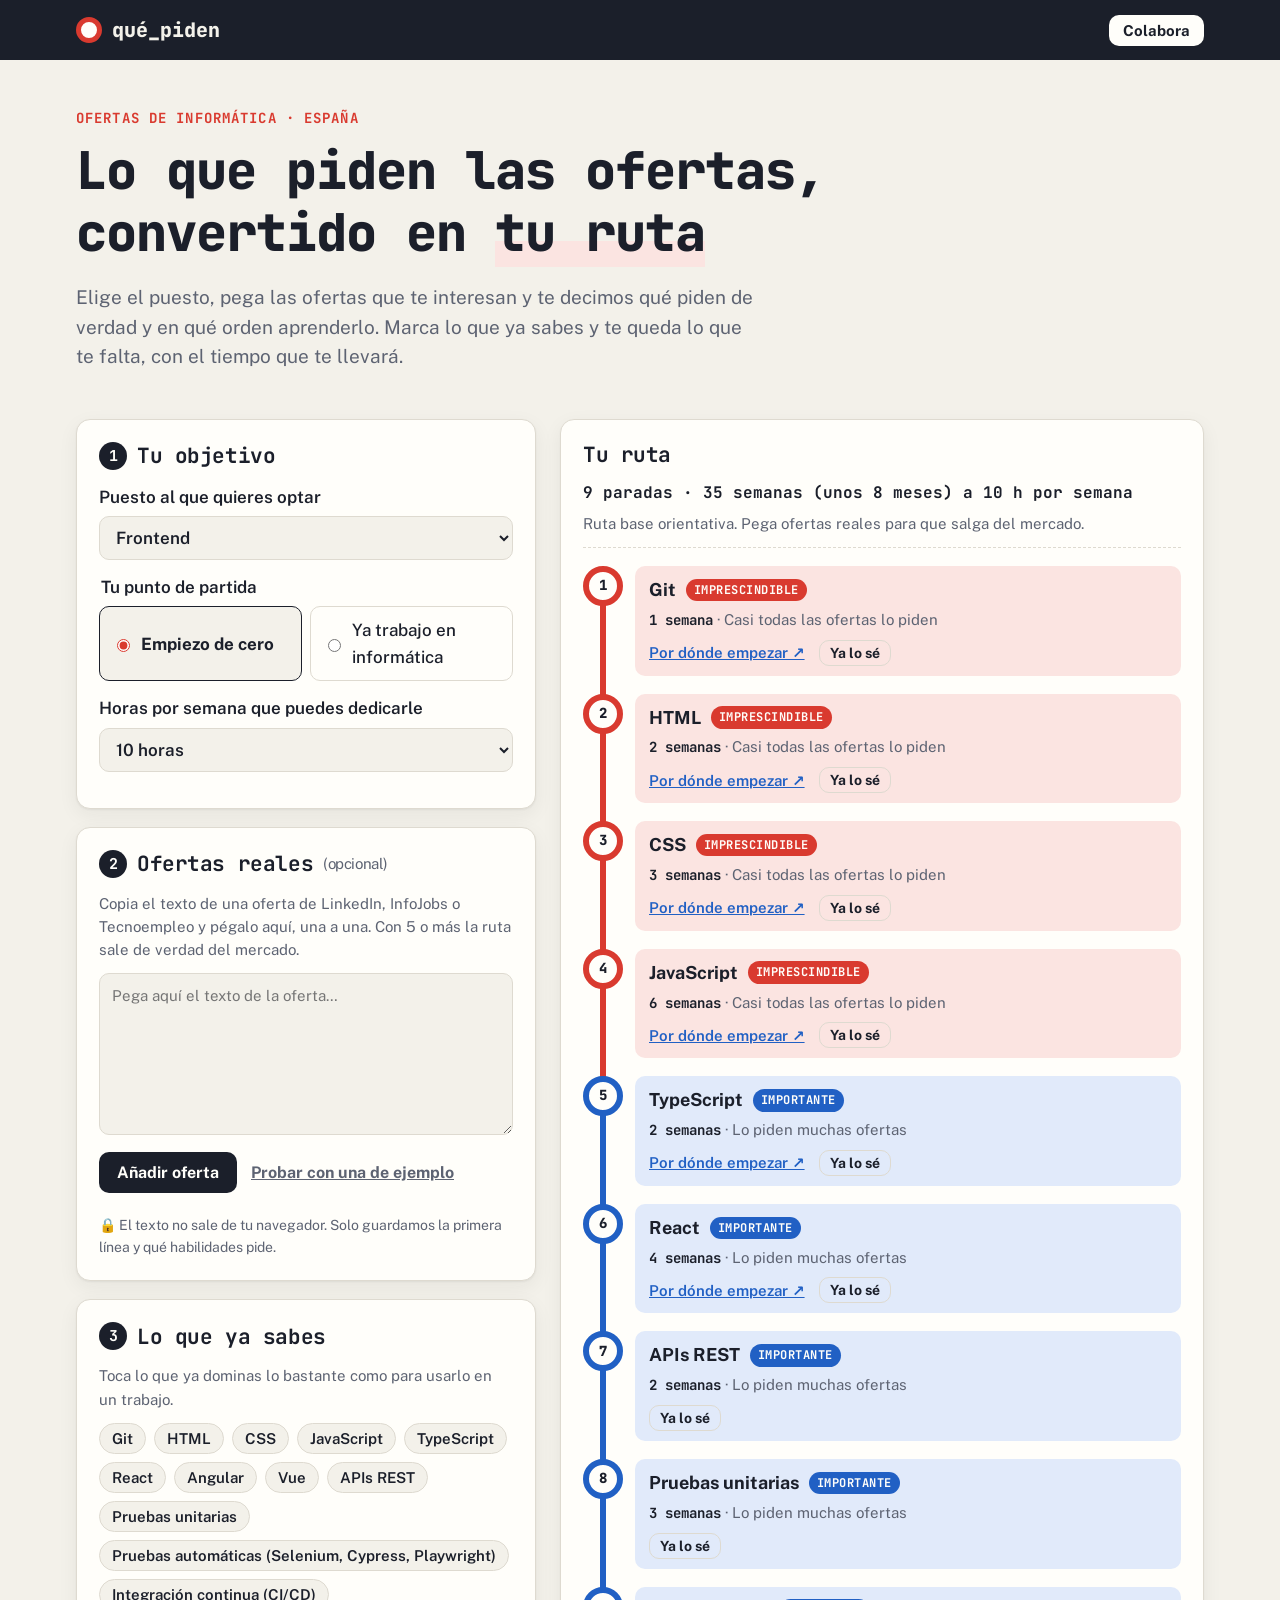
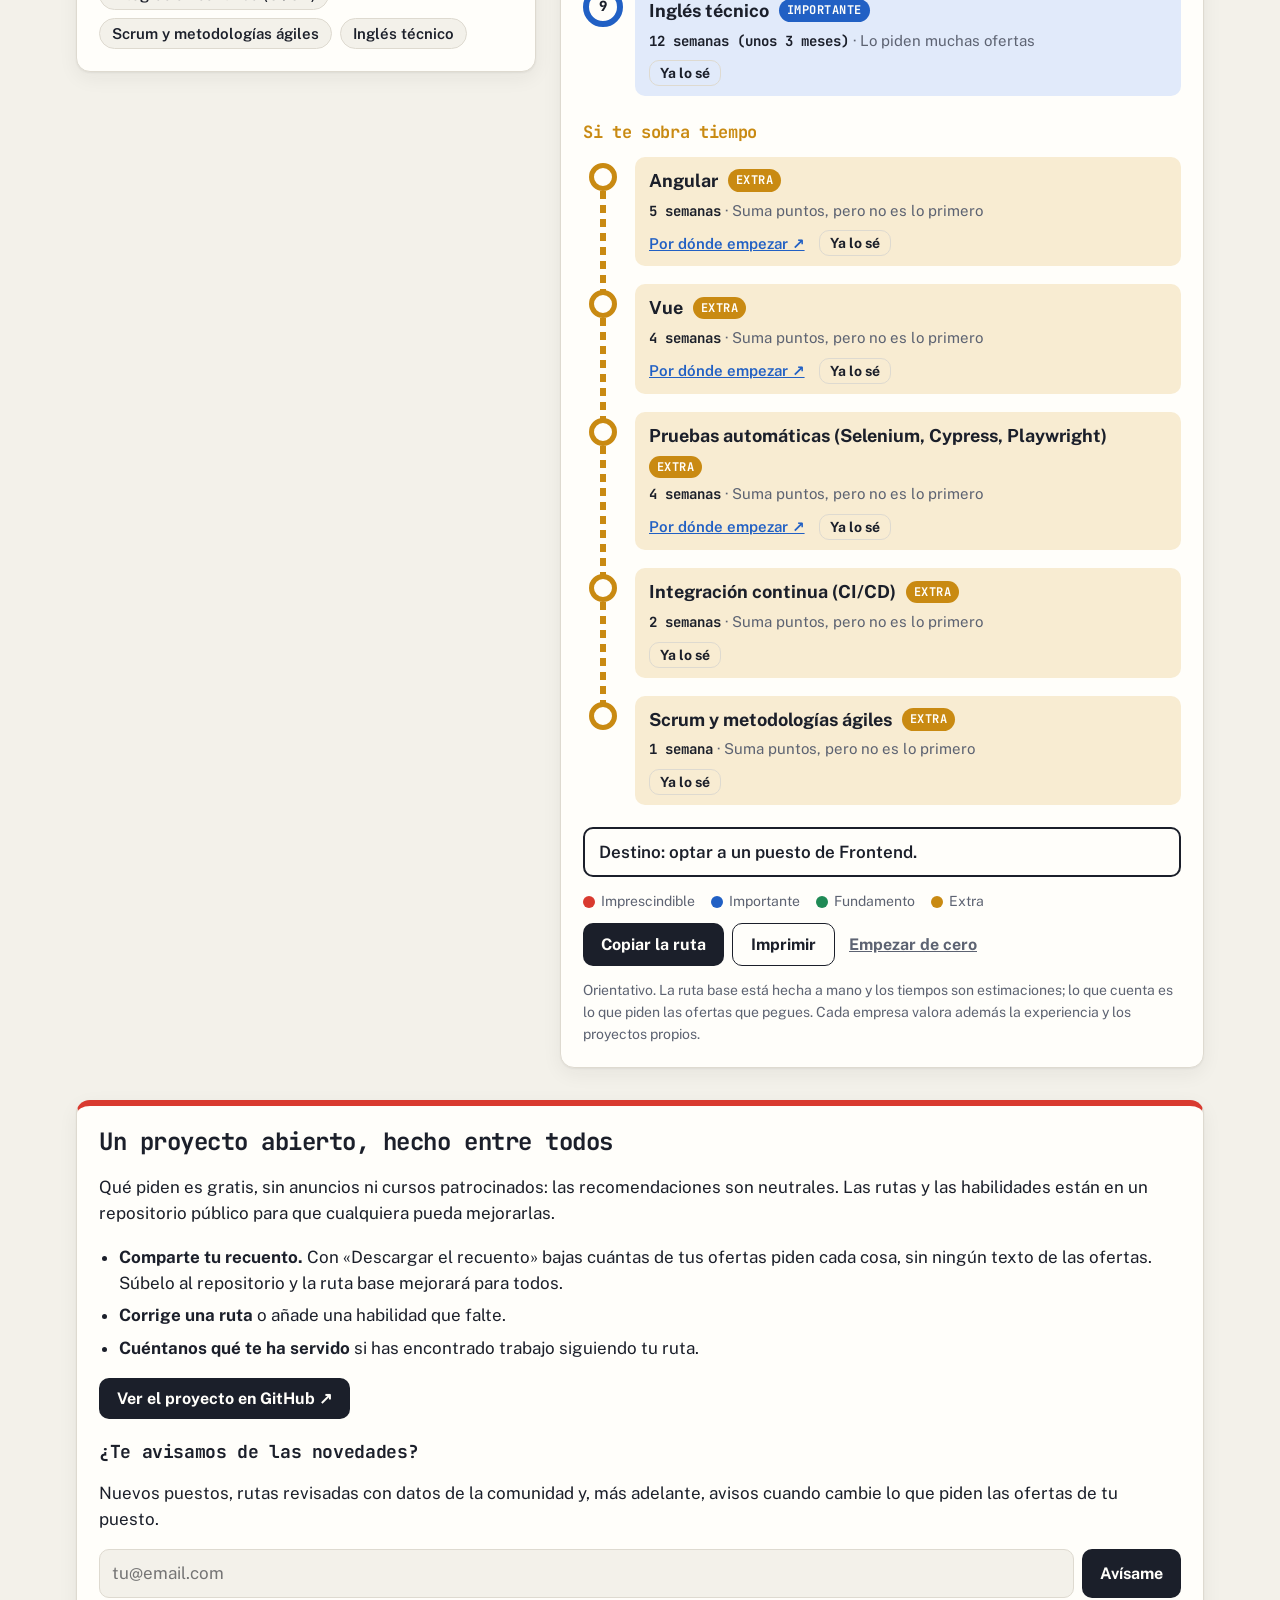
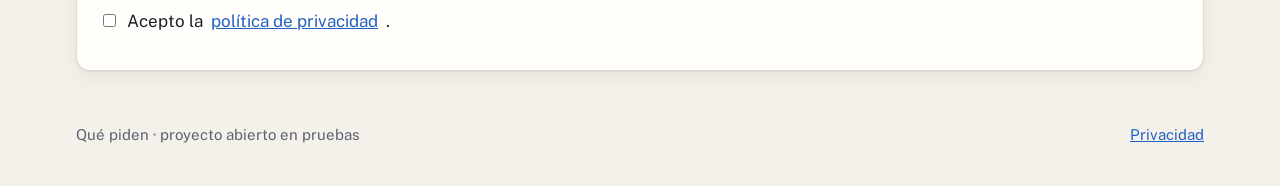
<file: index.html>
<!doctype html>
<html lang="es">
<head>
  <meta charset="utf-8">
  <meta name="viewport" content="width=device-width, initial-scale=1">
  <title>Qué piden · Lo que piden las ofertas de informática, convertido en tu ruta</title>
  <meta name="description" content="Pega ofertas de trabajo de informática y te decimos qué habilidades piden de verdad y en qué orden aprenderlas para poder optar al puesto. Gratis, abierto y sin registro.">
  <meta name="theme-color" content="#1b1f2a">
  <link rel="icon" href="data:image/svg+xml,%3Csvg xmlns='http://www.w3.org/2000/svg' viewBox='0 0 32 32'%3E%3Crect width='32' height='32' rx='7' fill='%231b1f2a'/%3E%3Cpath d='M6 24 L16 10 L26 24' stroke='%23e2453b' stroke-width='4' fill='none' stroke-linecap='round'/%3E%3Ccircle cx='16' cy='10' r='4' fill='%23fff'/%3E%3C/svg%3E">
  <link rel="stylesheet" href="styles.css">
</head>
<body>
  <header class="cabecera">
    <div class="contenedor cabecera__fila">
      <span class="marca"><span class="logo" aria-hidden="true"></span>qué_piden</span>
      <a class="boton boton--claro boton--peq" href="#comunidad">Colabora</a>
    </div>
  </header>

  <main class="contenedor">
    <section class="portada">
      <p class="antetitulo">Ofertas de informática · España</p>
      <h1>Lo que piden las ofertas, convertido en <span>tu ruta</span></h1>
      <p class="sub">Elige el puesto, pega las ofertas que te interesan y te decimos qué piden de verdad y en qué orden aprenderlo. Marca lo que ya sabes y te queda lo que te falta, con el tiempo que te llevará.</p>
    </section>

    <div class="rejilla">
      <div class="panel">
        <section class="tarjeta" aria-labelledby="t-objetivo">
          <h2 id="t-objetivo"><span class="num">1</span> Tu objetivo</h2>
          <form id="form" autocomplete="off">
            <label>Puesto al que quieres optar<select id="rol"></select></label>
            <fieldset class="opciones">
              <legend>Tu punto de partida</legend>
              <label class="opcion"><input type="radio" name="experiencia" value="cero"> Empiezo de cero</label>
              <label class="opcion"><input type="radio" name="experiencia" value="trabajo"> Ya trabajo en informática</label>
            </fieldset>
            <label>Horas por semana que puedes dedicarle
              <select id="horas"><option value="5">5 horas</option><option value="10">10 horas</option><option value="20">20 horas</option><option value="30">30 horas</option></select>
            </label>
          </form>
        </section>

        <section class="tarjeta" aria-labelledby="t-ofertas">
          <h2 id="t-ofertas"><span class="num">2</span> Ofertas reales <small>(opcional)</small></h2>
          <p class="ayuda">Copia el texto de una oferta de LinkedIn, InfoJobs o Tecnoempleo y pégalo aquí, una a una. Con 5 o más la ruta sale de verdad del mercado.</p>
          <label class="oculto" for="texto-oferta">Texto de la oferta</label>
          <textarea id="texto-oferta" rows="6" placeholder="Pega aquí el texto de la oferta…"></textarea>
          <div class="fila-botones">
            <button type="button" class="boton" id="anadir">Añadir oferta</button>
            <button type="button" class="boton boton--texto" id="ejemplo">Probar con una de ejemplo</button>
          </div>
          <p id="estado-oferta" class="ayuda" role="status"></p>
          <ol id="ofertas" class="ofertas"></ol>
          <p class="privado">🔒 El texto no sale de tu navegador. Solo guardamos la primera línea y qué habilidades pide.</p>
        </section>

        <section class="tarjeta" aria-labelledby="t-sabe">
          <h2 id="t-sabe"><span class="num">3</span> Lo que ya sabes</h2>
          <p class="ayuda">Toca lo que ya dominas lo bastante como para usarlo en un trabajo.</p>
          <div id="sabe" class="chips"></div>
        </section>
      </div>

      <section class="ruta-tarjeta" aria-labelledby="t-ruta">
        <div class="ruta__cabecera">
          <h2 id="t-ruta">Tu ruta</h2>
          <p class="resumen" id="resumen"></p>
          <p class="fuente" id="fuente"></p>
        </div>
        <ol id="pasos" class="linea"></ol>
        <div id="bloque-extras" hidden>
          <h3 class="subtitulo">Si te sobra tiempo</h3>
          <ol id="extras" class="linea linea--extra"></ol>
        </div>
        <p id="fin" class="fin"></p>
        <div class="leyenda" aria-label="Leyenda">
          <span><i class="punto punto--imprescindible"></i>Imprescindible</span>
          <span><i class="punto punto--importante"></i>Importante</span>
          <span><i class="punto punto--base"></i>Fundamento</span>
          <span><i class="punto punto--extra"></i>Extra</span>
        </div>
        <div class="acciones">
          <button type="button" class="boton" id="copiar">Copiar la ruta</button>
          <button type="button" class="boton boton--secundario" id="imprimir">Imprimir</button>
          <button type="button" class="boton boton--secundario" id="descargar" hidden>Descargar el recuento</button>
          <button type="button" class="boton boton--texto" id="reiniciar">Empezar de cero</button>
        </div>
        <p id="estado-ruta" class="ayuda" role="status"></p>
        <p class="aviso">Orientativo. La ruta base está hecha a mano y los tiempos son estimaciones; lo que cuenta es lo que piden las ofertas que pegues. Cada empresa valora además la experiencia y los proyectos propios.</p>
      </section>
    </div>

    <section id="comunidad" class="tarjeta destacada">
      <h2>Un proyecto abierto, hecho entre todos</h2>
      <p>Qué piden es gratis, sin anuncios ni cursos patrocinados: las recomendaciones son neutrales. Las rutas y las habilidades están en un repositorio público para que cualquiera pueda mejorarlas.</p>
      <ul class="lista-colabora">
        <li><strong>Comparte tu recuento.</strong> Con «Descargar el recuento» bajas cuántas de tus ofertas piden cada cosa, sin ningún texto de las ofertas. Súbelo al repositorio y la ruta base mejorará para todos.</li>
        <li><strong>Corrige una ruta</strong> o añade una habilidad que falte.</li>
        <li><strong>Cuéntanos qué te ha servido</strong> si has encontrado trabajo siguiendo tu ruta.</li>
      </ul>
      <p id="enlace-repo" hidden><a class="boton" id="repo" href="#" target="_blank" rel="noopener">Ver el proyecto en GitHub ↗</a></p>
      <h3>¿Te avisamos de las novedades?</h3>
      <p>Nuevos puestos, rutas revisadas con datos de la comunidad y, más adelante, avisos cuando cambie lo que piden las ofertas de tu puesto.</p>
      <form id="form-lista">
        <div class="fila-form">
          <input type="email" name="email" required placeholder="tu@email.com" aria-label="Tu email">
          <button class="boton" type="submit">Avísame</button>
        </div>
        <label class="check"><input type="checkbox" name="consentimiento"> Acepto la <a href="privacidad.html">política de privacidad</a>.</label>
      </form>
      <p id="estado-lista" class="ayuda" role="status"></p>
    </section>
  </main>

  <footer class="pie contenedor">
    <span>Qué piden · proyecto abierto en pruebas</span>
    <a href="privacidad.html">Privacidad</a>
  </footer>

  <script src="config.js"></script>
  <script src="analitica.js"></script>
  <script src="ruta.js"></script>
  <script src="app.js"></script>
</body>
</html>
</file>
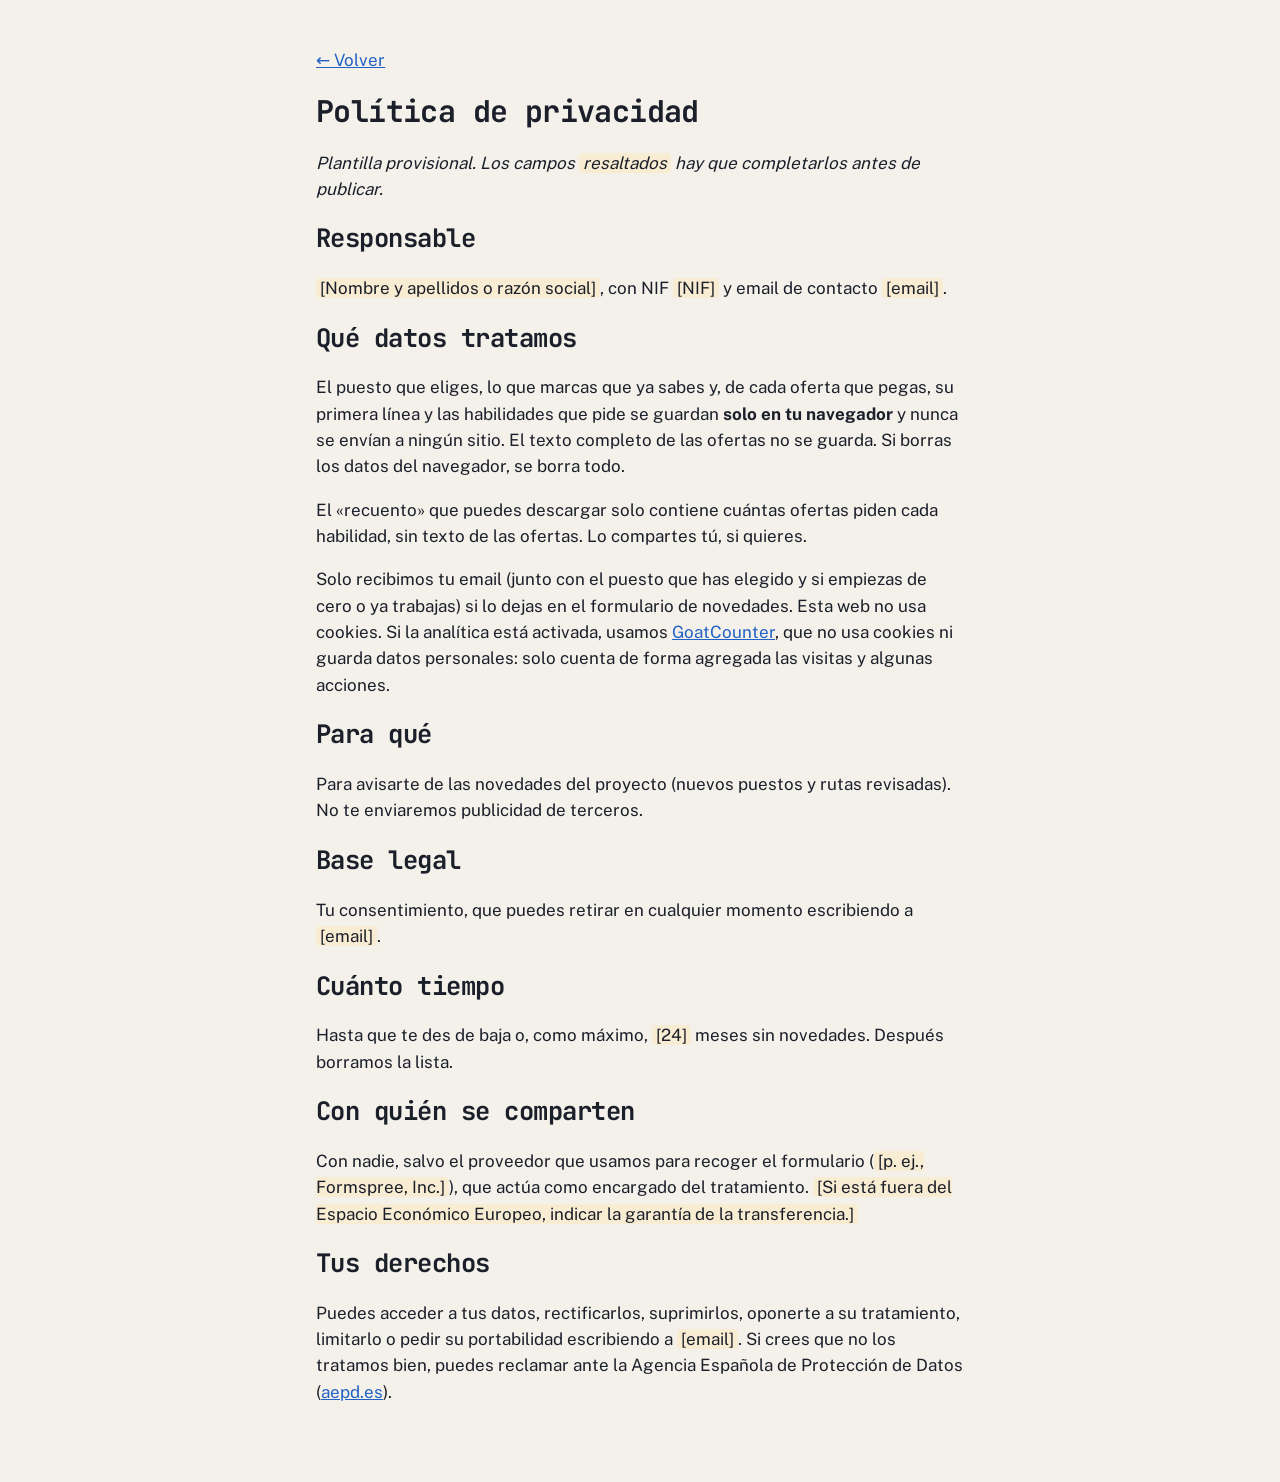
<file: privacidad.html>
<!doctype html>
<html lang="es">
<head>
  <meta charset="utf-8">
  <meta name="viewport" content="width=device-width, initial-scale=1">
  <title>Privacidad · Qué piden</title>
  <meta name="robots" content="noindex">
  <link rel="stylesheet" href="styles.css">
</head>
<body>
  <main class="legal">
    <div class="contenedor contenedor--estrecho">
      <p><a href="index.html">← Volver</a></p>
      <h1>Política de privacidad</h1>
      <p><em>Plantilla provisional. Los campos <span class="pendiente">resaltados</span> hay que completarlos antes de publicar.</em></p>

      <h2>Responsable</h2>
      <p><span class="pendiente">[Nombre y apellidos o razón social]</span>, con NIF <span class="pendiente">[NIF]</span> y email de contacto <span class="pendiente">[email]</span>.</p>

      <h2>Qué datos tratamos</h2>
      <p>El puesto que eliges, lo que marcas que ya sabes y, de cada oferta que pegas, su primera línea y las habilidades que pide se guardan <strong>solo en tu navegador</strong> y nunca se envían a ningún sitio. El texto completo de las ofertas no se guarda. Si borras los datos del navegador, se borra todo.</p><p>El «recuento» que puedes descargar solo contiene cuántas ofertas piden cada habilidad, sin texto de las ofertas. Lo compartes tú, si quieres.</p>
      <p>Solo recibimos tu email (junto con el puesto que has elegido y si empiezas de cero o ya trabajas) si lo dejas en el formulario de novedades. Esta web no usa cookies. Si la analítica está activada, usamos <a href="https://www.goatcounter.com" rel="noopener" target="_blank">GoatCounter</a>, que no usa cookies ni guarda datos personales: solo cuenta de forma agregada las visitas y algunas acciones.</p>

      <h2>Para qué</h2>
      <p>Para avisarte de las novedades del proyecto (nuevos puestos y rutas revisadas). No te enviaremos publicidad de terceros.</p>

      <h2>Base legal</h2>
      <p>Tu consentimiento, que puedes retirar en cualquier momento escribiendo a <span class="pendiente">[email]</span>.</p>

      <h2>Cuánto tiempo</h2>
      <p>Hasta que te des de baja o, como máximo, <span class="pendiente">[24]</span> meses sin novedades. Después borramos la lista.</p>

      <h2>Con quién se comparten</h2>
      <p>Con nadie, salvo el proveedor que usamos para recoger el formulario (<span class="pendiente">[p. ej., Formspree, Inc.]</span>), que actúa como encargado del tratamiento. <span class="pendiente">[Si está fuera del Espacio Económico Europeo, indicar la garantía de la transferencia.]</span></p>

      <h2>Tus derechos</h2>
      <p>Puedes acceder a tus datos, rectificarlos, suprimirlos, oponerte a su tratamiento, limitarlo o pedir su portabilidad escribiendo a <span class="pendiente">[email]</span>. Si crees que no los tratamos bien, puedes reclamar ante la Agencia Española de Protección de Datos (<a href="https://www.aepd.es" rel="noopener" target="_blank">aepd.es</a>).</p>
    </div>
  </main>
</body>
</html>
</file>
<file: styles.css>
@font-face { font-family: "JetBrains Mono"; src: url("fuentes/jetbrains-mono.woff2") format("woff2"); font-weight: 400 800; font-display: swap; }
@font-face { font-family: "Public Sans"; src: url("fuentes/public-sans.woff2") format("woff2"); font-weight: 400 700; font-display: swap; }

/* Plano de metro sobre papel: cada habilidad es una parada y la prioridad, el color de la línea. */
:root {
  --fondo: #f3f1ea; --papel: #fffefa; --tinta: #1b1f2a; --suave: #5d6372; --linea: #dedad0;
  --rojo: #d93a2f; --azul: #2160c4; --verde: #1f8a55; --ocre: #c98a12; --gris: #a3a7b1;
  --rojo-claro: #fbe4e1; --azul-claro: #e1eafa; --verde-claro: #dff2e7; --ocre-claro: #f8ecd2;
  --sombra: 0 1px 2px rgba(27, 31, 42, .06), 0 6px 20px rgba(27, 31, 42, .06);
  color-scheme: light;
}
@media (prefers-color-scheme: dark) {
  :root:not([data-theme="light"]) {
    --fondo: #12141a; --papel: #1b1e26; --tinta: #eceef3; --suave: #a3a9b8; --linea: #2e323d;
    --rojo: #f0675d; --azul: #6d9cf0; --verde: #4cc285; --ocre: #e9b44c; --gris: #6b7080;
    --rojo-claro: #3a1f1d; --azul-claro: #1c2741; --verde-claro: #16301f; --ocre-claro: #362a12;
    --sombra: 0 1px 2px rgba(0, 0, 0, .3);
    color-scheme: dark;
  }
}
* { box-sizing: border-box; }
[hidden] { display: none !important; }
html { overflow-x: clip; }
body { margin: 0; background: var(--fondo); color: var(--tinta); font: 17px/1.55 "Public Sans", system-ui, sans-serif; }
h1, h2, h3, .marca, .num, .chip, .semanas, .resumen, .antetitulo, .parada__punto { font-family: "JetBrains Mono", ui-monospace, monospace; }
h1, h2, h3 { line-height: 1.2; letter-spacing: -.02em; }
a { color: var(--azul); }
.contenedor { max-width: 1160px; margin: 0 auto; padding: 0 16px; }
.contenedor--estrecho { max-width: 680px; }
.oculto { position: absolute; width: 1px; height: 1px; overflow: hidden; clip: rect(0 0 0 0); white-space: nowrap; }

.cabecera { background: var(--tinta); color: var(--fondo); }
.cabecera__fila { display: flex; justify-content: space-between; align-items: center; height: 60px; }
.marca { display: flex; align-items: center; gap: 10px; font-size: 20px; font-weight: 800; }
.logo { width: 26px; height: 26px; border-radius: 50%; border: 5px solid var(--rojo); background: var(--papel); }

.portada { padding: 48px 0 28px; max-width: 820px; }
.antetitulo { margin: 0 0 10px; color: var(--rojo); font-size: 14px; font-weight: 700; text-transform: uppercase; letter-spacing: .08em; }
.portada h1 { margin: 0; font-size: clamp(30px, 5.4vw, 52px); font-weight: 800; }
.portada h1 span { background: linear-gradient(transparent 62%, var(--rojo-claro) 62%); }
.sub { font-size: 19px; color: var(--suave); max-width: 680px; }

.rejilla { display: grid; grid-template-columns: minmax(0, 5fr) minmax(0, 7fr); gap: 24px; align-items: start; }
.panel { display: grid; gap: 18px; }
.tarjeta, .ruta-tarjeta { background: var(--papel); border: 1px solid var(--linea); border-radius: 14px; padding: 22px; box-shadow: var(--sombra); }
.tarjeta h2, .ruta-tarjeta h2 { margin: 0 0 14px; font-size: 21px; display: flex; align-items: center; gap: 10px; }
.tarjeta h2 small { font: 400 15px "Public Sans", sans-serif; color: var(--suave); }
.num { display: inline-grid; place-items: center; width: 28px; height: 28px; border-radius: 50%; background: var(--tinta); color: var(--papel); font-size: 15px; flex: none; }
.ruta-tarjeta { position: sticky; top: 16px; }

label { display: grid; gap: 6px; font-weight: 600; margin-bottom: 14px; }
select, input[type="email"], textarea { font: inherit; color: var(--tinta); background: var(--fondo); border: 1.5px solid var(--linea); border-radius: 10px; padding: 10px 12px; width: 100%; }
textarea { resize: vertical; min-height: 120px; font-size: 15px; }
select:focus, input:focus, textarea:focus, button:focus-visible, a:focus-visible { outline: 3px solid var(--azul); outline-offset: 2px; }
fieldset { border: 0; padding: 0; margin: 0 0 14px; }
legend { font-weight: 600; margin-bottom: 6px; }
.opciones { display: grid; grid-template-columns: 1fr 1fr; gap: 8px; }
.opciones legend { grid-column: 1 / -1; }
.opcion { display: flex; align-items: center; gap: 8px; margin: 0; padding: 10px 12px; border: 1.5px solid var(--linea); border-radius: 10px; font-weight: 500; cursor: pointer; }
.opcion:has(input:checked) { border-color: var(--tinta); background: var(--fondo); font-weight: 700; }
.opcion input { accent-color: var(--rojo); }
.check { display: flex; align-items: center; gap: 8px; font-weight: 400; }
.ayuda { color: var(--suave); font-size: 15px; margin: 0 0 12px; }
.ayuda:empty { display: none; }
.privado { font-size: 14px; color: var(--suave); margin: 10px 0 0; }

.boton { font: 700 16px "Public Sans", sans-serif; background: var(--tinta); color: var(--papel); border: 0; border-radius: 10px; padding: 11px 18px; cursor: pointer; text-decoration: none; display: inline-block; }
.boton:hover { filter: brightness(1.15); }
.boton--claro { background: var(--papel); color: var(--tinta); }
.boton--peq { padding: 7px 14px; font-size: 15px; }
.boton--secundario { background: transparent; color: var(--tinta); border: 1.5px solid var(--tinta); }
.boton--texto { background: transparent; color: var(--suave); text-decoration: underline; padding-left: 6px; padding-right: 6px; }
.boton--mini { padding: 4px 10px; font-size: 14px; background: transparent; color: var(--tinta); border: 1.5px solid var(--linea); }
.boton--mini:hover { border-color: var(--verde); color: var(--verde); }
.fila-botones, .acciones { display: flex; flex-wrap: wrap; gap: 8px; margin-top: 10px; }

.ofertas { list-style: none; margin: 12px 0 0; padding: 0; display: grid; gap: 8px; }
.oferta { display: flex; gap: 10px; align-items: flex-start; padding: 10px 12px; border: 1px solid var(--linea); border-left: 4px solid var(--azul); border-radius: 8px; }
.oferta__texto { display: grid; min-width: 0; flex: 1; }
.oferta__texto strong { overflow-wrap: anywhere; }
.oferta__pide { font-size: 14px; color: var(--suave); }
.quitar { background: none; border: 0; font-size: 22px; line-height: 1; color: var(--suave); cursor: pointer; padding: 0 4px; }
.quitar:hover { color: var(--rojo); }

.chips { display: flex; flex-wrap: wrap; gap: 8px; }
.chip-sabe { font: 600 15px "Public Sans", sans-serif; color: var(--tinta); background: var(--fondo); border: 1.5px solid var(--linea); border-radius: 999px; padding: 6px 12px; cursor: pointer; }
.chip-sabe[aria-pressed="true"] { background: var(--verde); border-color: var(--verde); color: var(--papel); }
.chip-sabe[aria-pressed="true"]::before { content: "✓ "; }

.ruta__cabecera { border-bottom: 1px dashed var(--linea); padding-bottom: 12px; margin-bottom: 18px; }
.resumen { margin: 0; font-size: 16px; font-weight: 700; }
.fuente { margin: 6px 0 0; font-size: 15px; color: var(--suave); }
.fuente--datos { color: var(--verde); font-weight: 600; }
.fuente--datos::before { content: "● "; }

/* La línea: un trazo vertical que une las paradas; cada parada lleva el color de su prioridad. */
.linea { list-style: none; margin: 0; padding: 0; position: relative; }
.parada { --color: var(--gris); --claro: var(--fondo); position: relative; display: grid; grid-template-columns: 40px minmax(0, 1fr); gap: 12px; padding-bottom: 18px; }
.parada::before { content: ""; position: absolute; left: 17px; top: 20px; bottom: -20px; width: 6px; background: var(--color); border-radius: 3px; }
.parada:last-child::before { display: none; }
.parada--imprescindible { --color: var(--rojo); --claro: var(--rojo-claro); }
.parada--importante { --color: var(--azul); --claro: var(--azul-claro); }
.parada--base { --color: var(--verde); --claro: var(--verde-claro); }
.parada--extra { --color: var(--ocre); --claro: var(--ocre-claro); }
.linea--extra .parada::before { background: repeating-linear-gradient(var(--color) 0 8px, transparent 8px 14px); }
.parada__punto { position: relative; z-index: 1; width: 40px; height: 40px; border-radius: 50%; background: var(--papel); border: 6px solid var(--color); display: grid; place-items: center; font-size: 14px; font-weight: 800; }
.linea--extra .parada__punto { width: 28px; height: 28px; margin: 6px; border-width: 5px; }
.parada__cuerpo { background: var(--claro); border-radius: 10px; padding: 10px 14px; }
.parada__titulo { display: flex; flex-wrap: wrap; align-items: center; gap: 6px 10px; }
.parada__titulo strong { font-size: 18px; }
.parada__meta { margin: 4px 0 8px; font-size: 15px; color: var(--suave); }
.semanas { font-weight: 700; color: var(--tinta); font-size: 14px; }
.parada__pie { display: flex; flex-wrap: wrap; align-items: center; gap: 8px 14px; }
.recurso { font-weight: 600; font-size: 15px; }
.chip { font-size: 12px; font-weight: 700; text-transform: uppercase; letter-spacing: .04em; padding: 2px 8px; border-radius: 999px; color: var(--papel); background: var(--gris); }
.chip--imprescindible { background: var(--rojo); }
.chip--importante { background: var(--azul); }
.chip--base { background: var(--verde); }
.chip--extra { background: var(--ocre); }
.subtitulo { font-size: 17px; margin: 8px 0 14px; color: var(--ocre); }
.fin { font-weight: 600; margin: 4px 0 14px; padding: 10px 14px; border: 2px solid var(--tinta); border-radius: 10px; }
.leyenda { display: flex; flex-wrap: wrap; gap: 6px 16px; font-size: 14px; color: var(--suave); margin-bottom: 8px; }
.leyenda span { display: inline-flex; align-items: center; gap: 6px; }
.punto { width: 12px; height: 12px; border-radius: 50%; display: inline-block; }
.punto--imprescindible { background: var(--rojo); }
.punto--importante { background: var(--azul); }
.punto--base { background: var(--verde); }
.punto--extra { background: var(--ocre); }
.aviso { font-size: 14px; color: var(--suave); margin: 14px 0 0; }

.destacada { margin: 32px 0; border-top: 6px solid var(--rojo); }
.destacada h2 { font-size: 24px; }
.destacada h3 { font-size: 18px; margin: 22px 0 6px; }
.lista-colabora { padding-left: 20px; }
.lista-colabora li { margin-bottom: 6px; }
.fila-form { display: flex; gap: 8px; margin-bottom: 10px; }
.fila-form input { flex: 1; min-width: 0; }

.pie { display: flex; justify-content: space-between; gap: 12px; padding: 20px 16px 40px; color: var(--suave); font-size: 15px; }

.legal { padding: 30px 0 60px; }
.legal h1 { font-size: 30px; }
.pendiente { background: var(--ocre-claro); padding: 0 4px; border-radius: 4px; }

@media (max-width: 860px) {
  .rejilla { grid-template-columns: 1fr; }
  .ruta-tarjeta { position: static; }
  .portada { padding-top: 30px; }
}
@media (max-width: 480px) {
  .tarjeta, .ruta-tarjeta { padding: 16px; }
  .opciones { grid-template-columns: 1fr; }
  .fila-form { flex-direction: column; }
  .parada { grid-template-columns: 32px minmax(0, 1fr); gap: 10px; }
  .parada__punto { width: 32px; height: 32px; border-width: 5px; font-size: 13px; }
  .parada::before { left: 13px; width: 6px; }
  .linea--extra .parada__punto { width: 24px; height: 24px; margin: 4px; }
}
@media (prefers-reduced-motion: no-preference) {
  .parada__cuerpo, .chip-sabe { transition: background-color .2s, border-color .2s; }
}
@media print {
  .cabecera, .panel, .acciones, #comunidad, .pie, .parada__pie, .sub { display: none !important; }
  .rejilla { display: block; }
  .ruta-tarjeta { box-shadow: none; border: 0; position: static; }
  body { background: #fff; }
}
</file>
